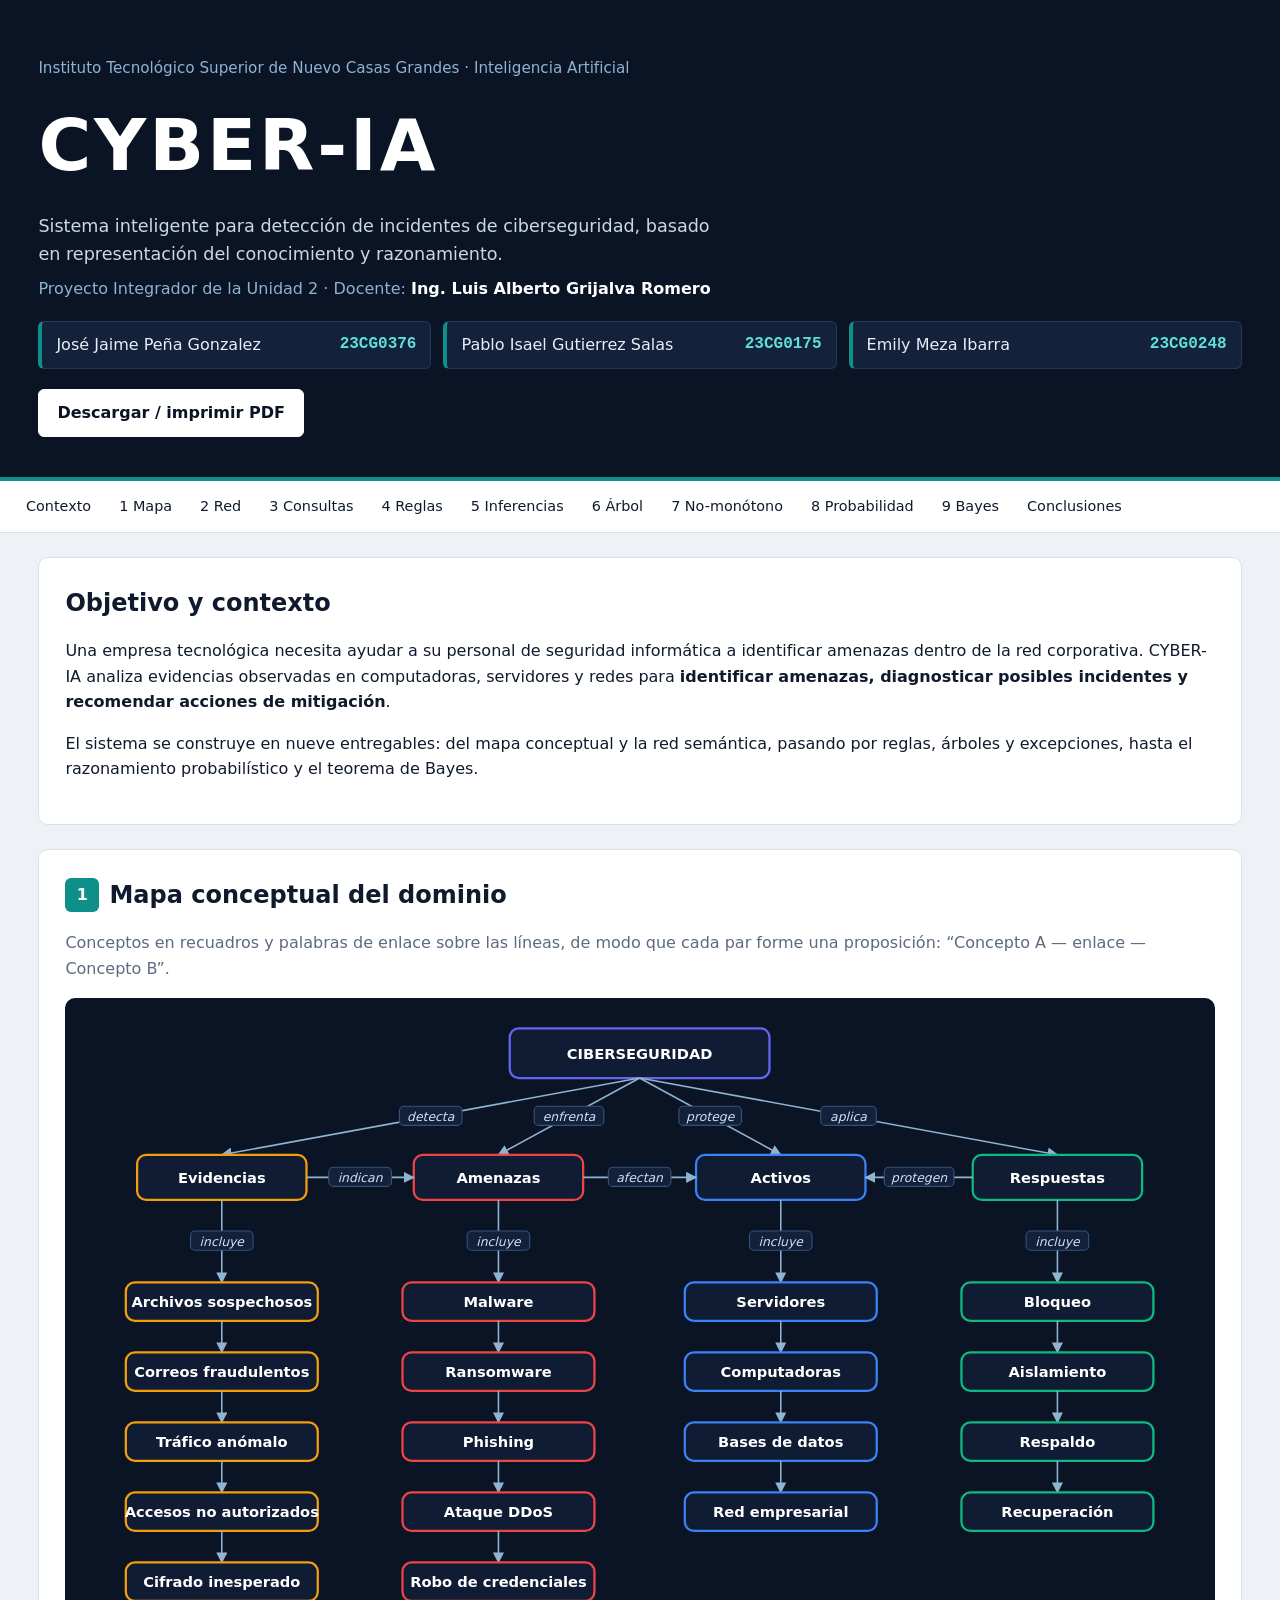
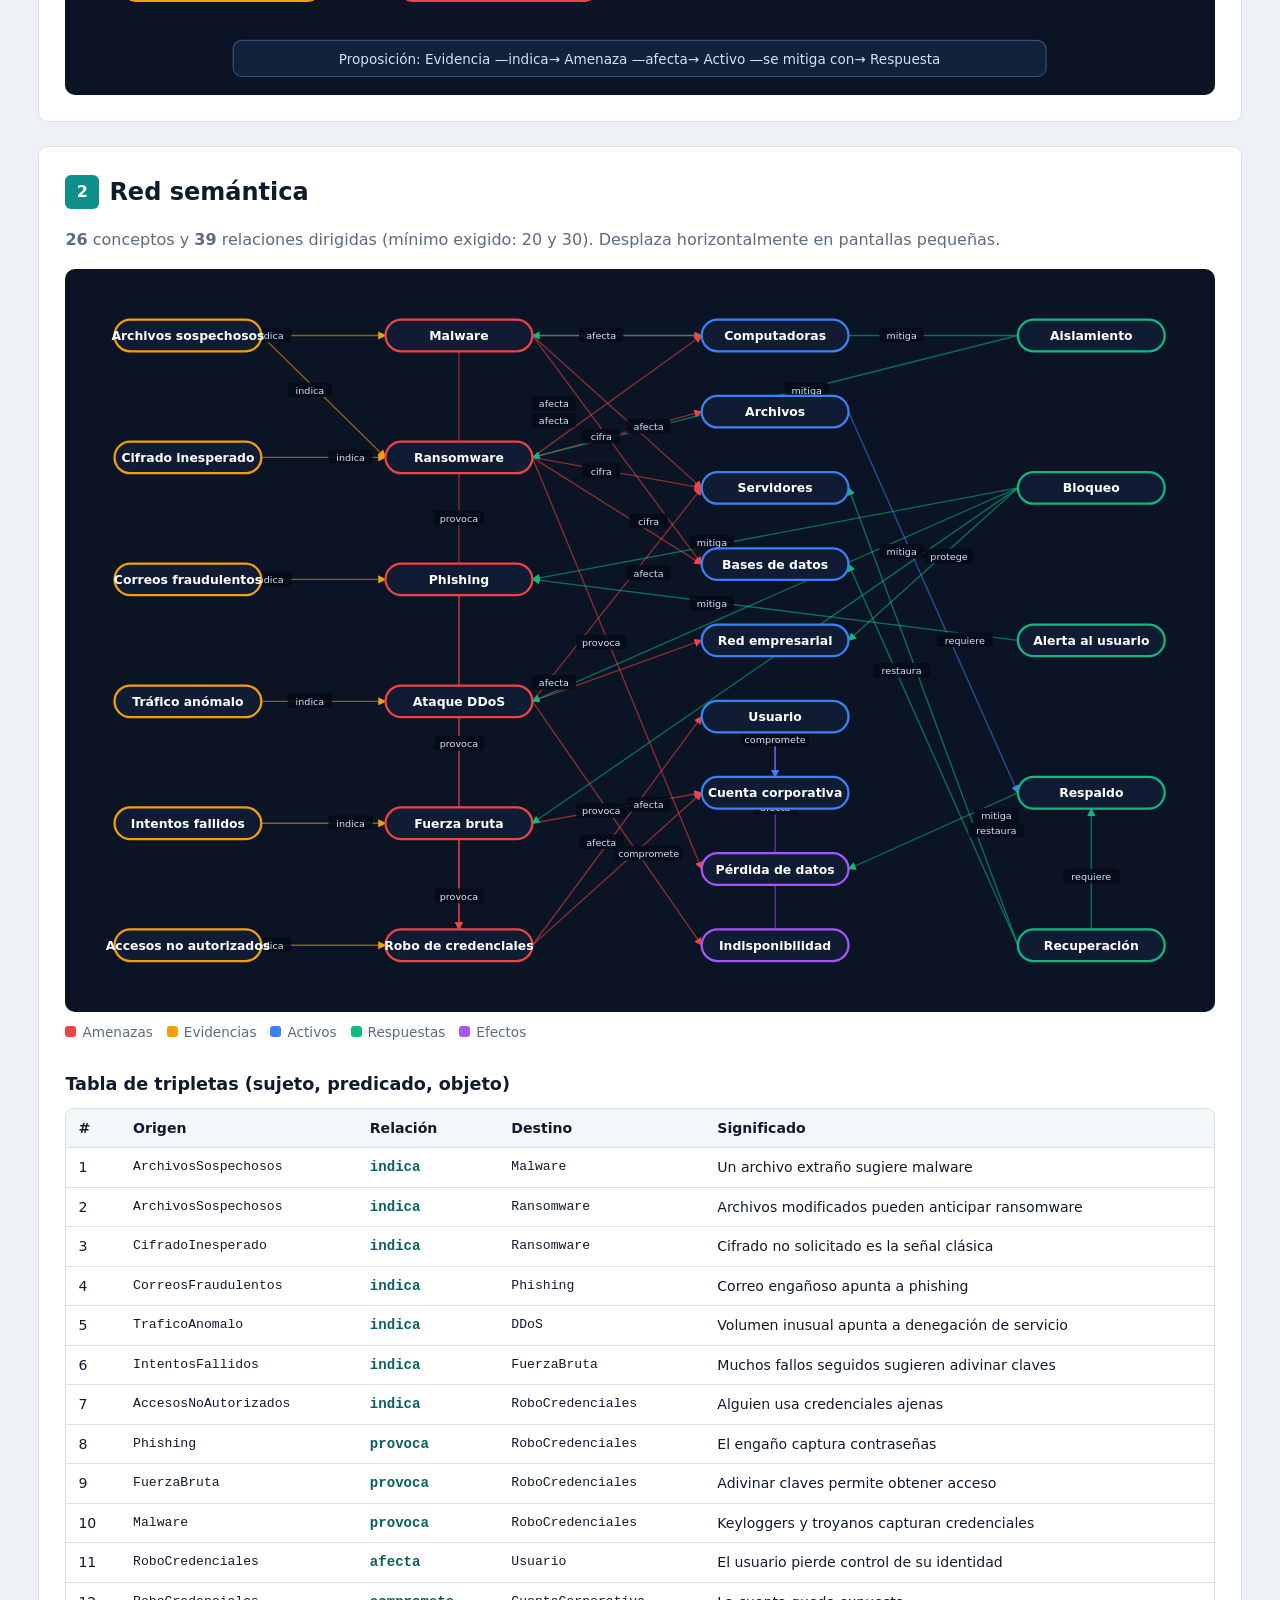
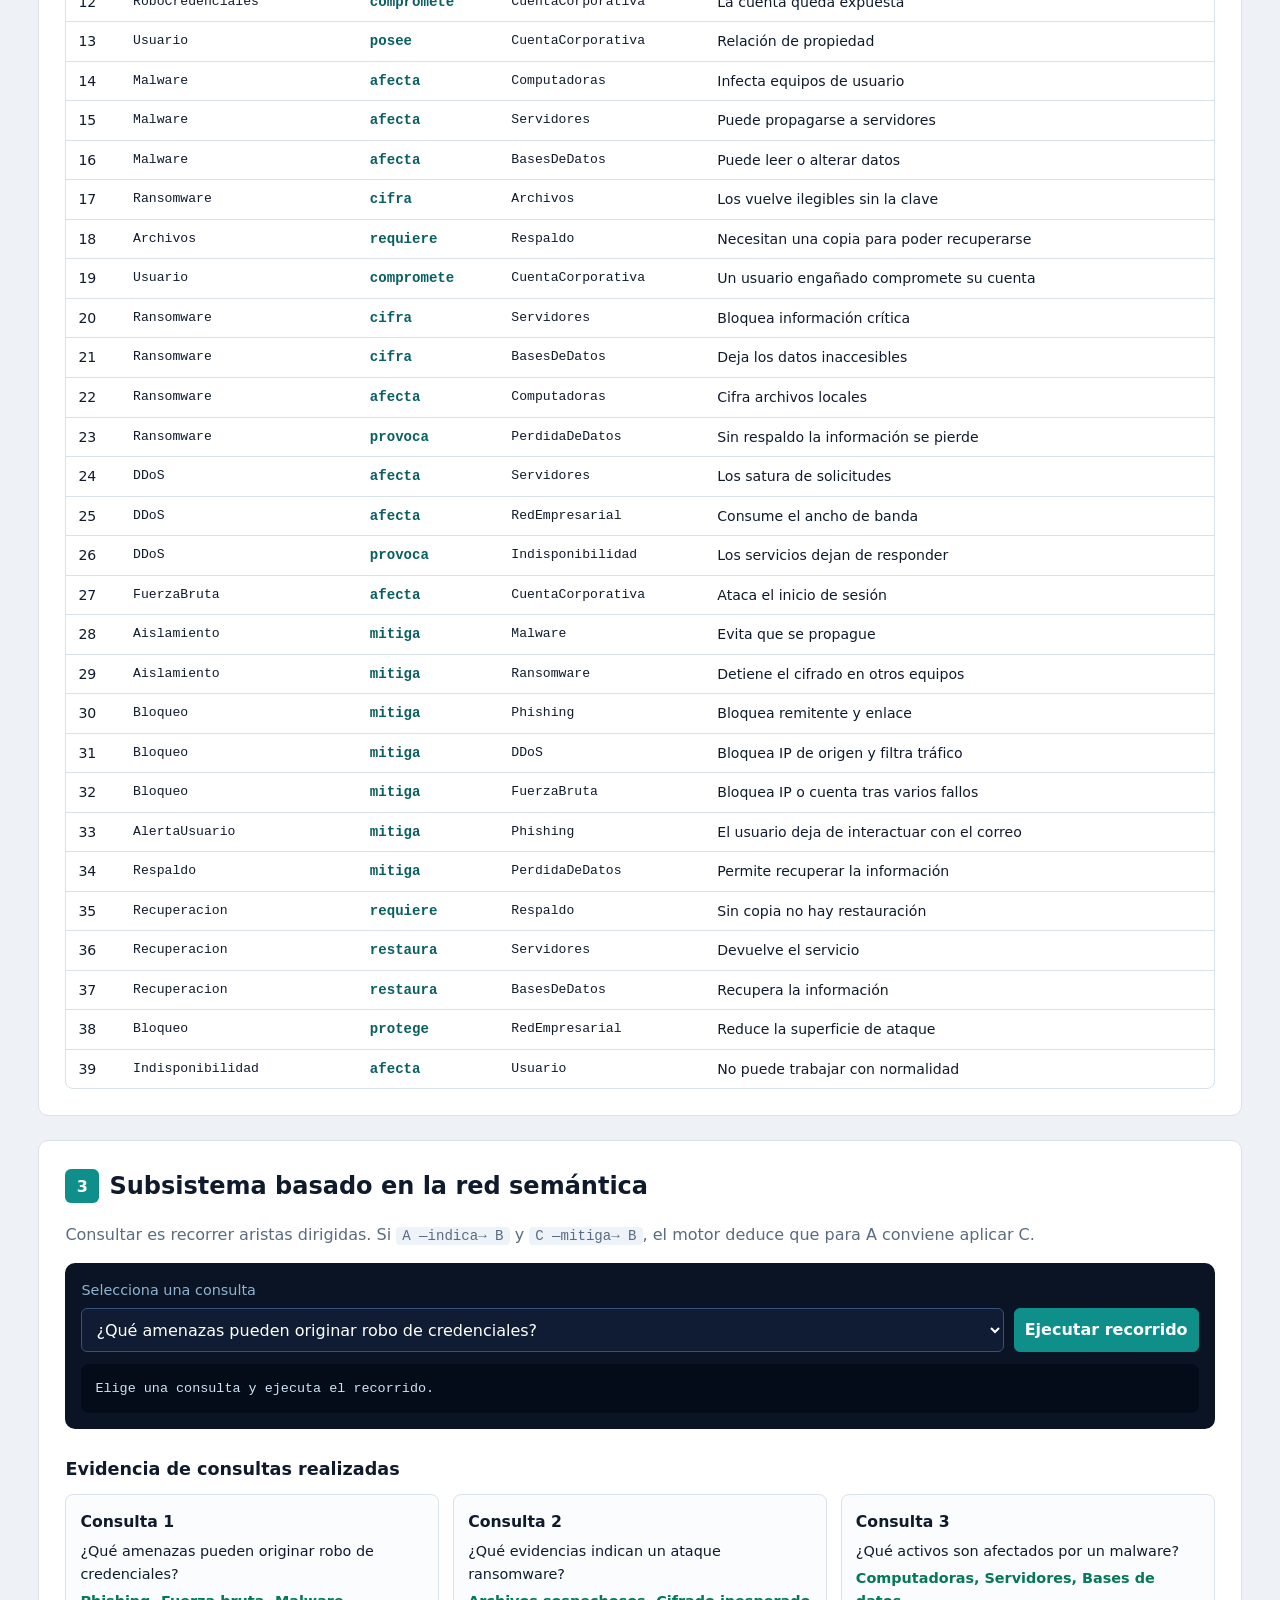
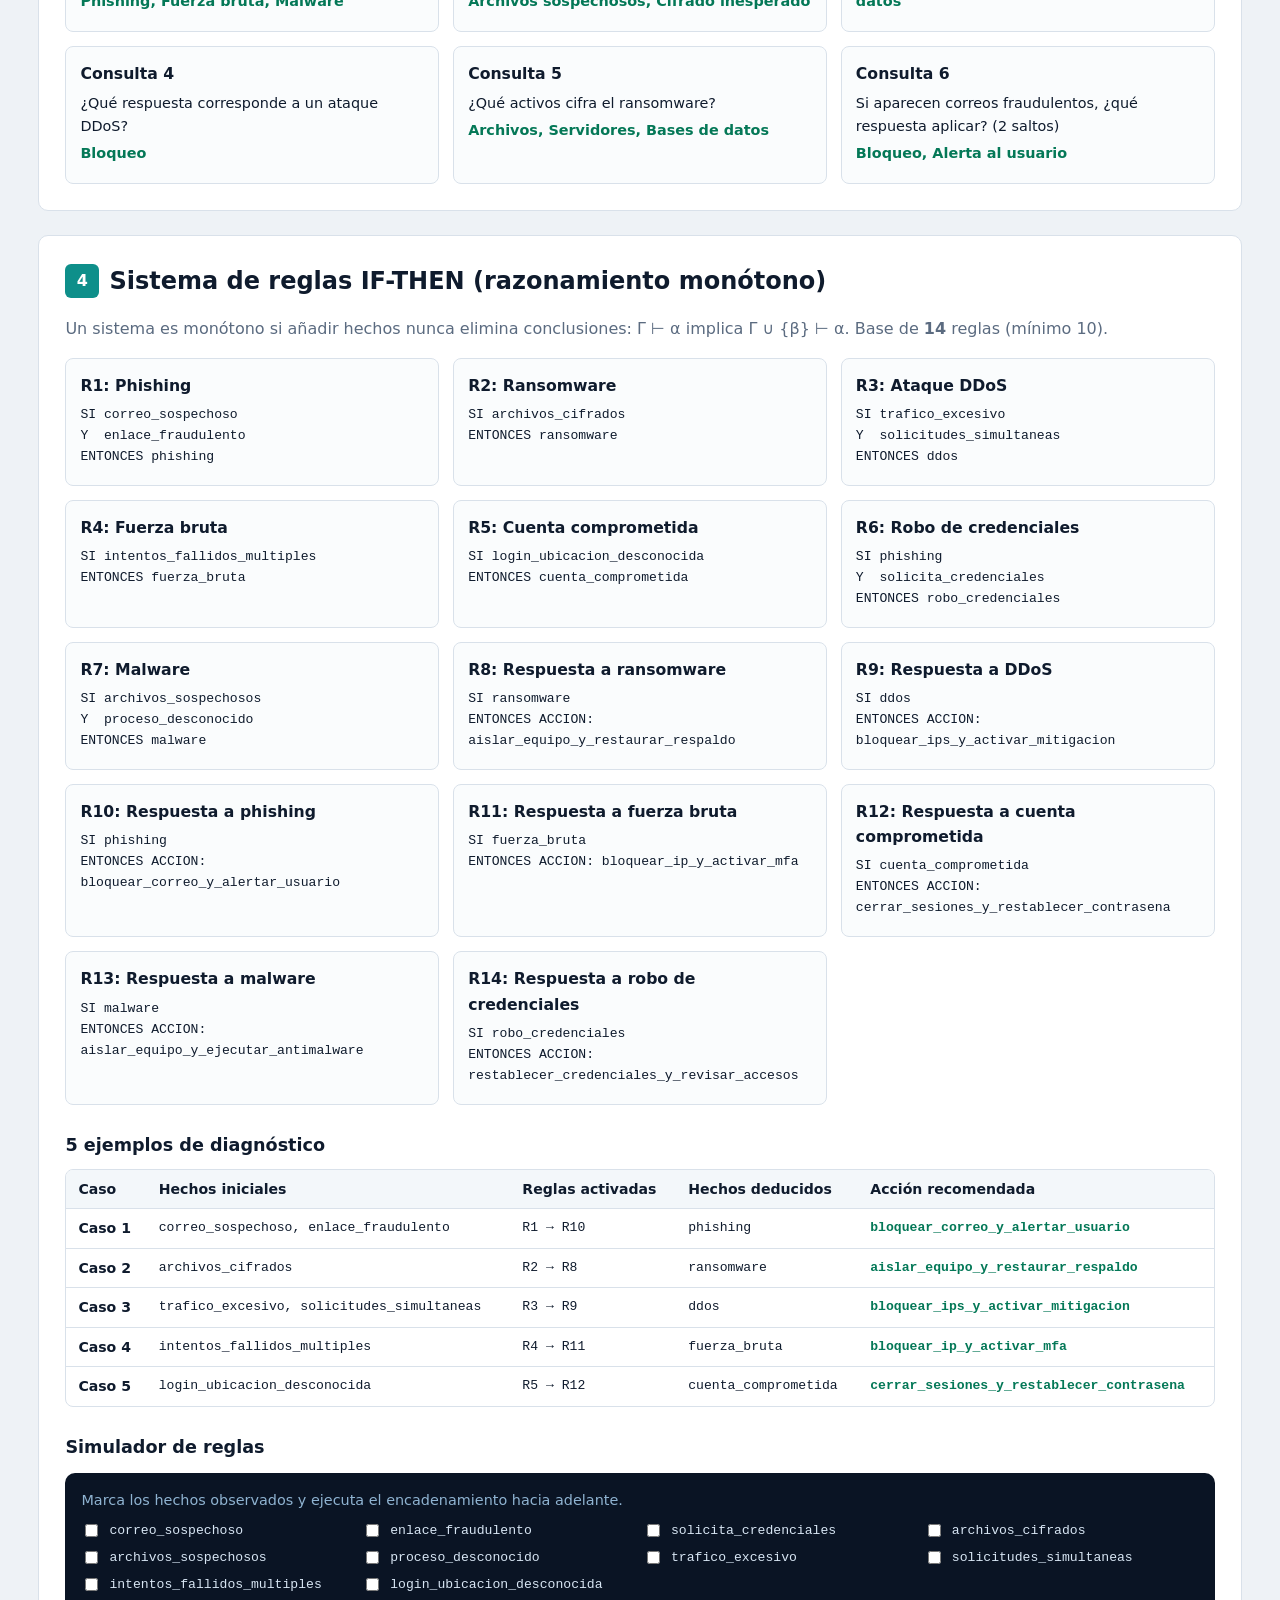
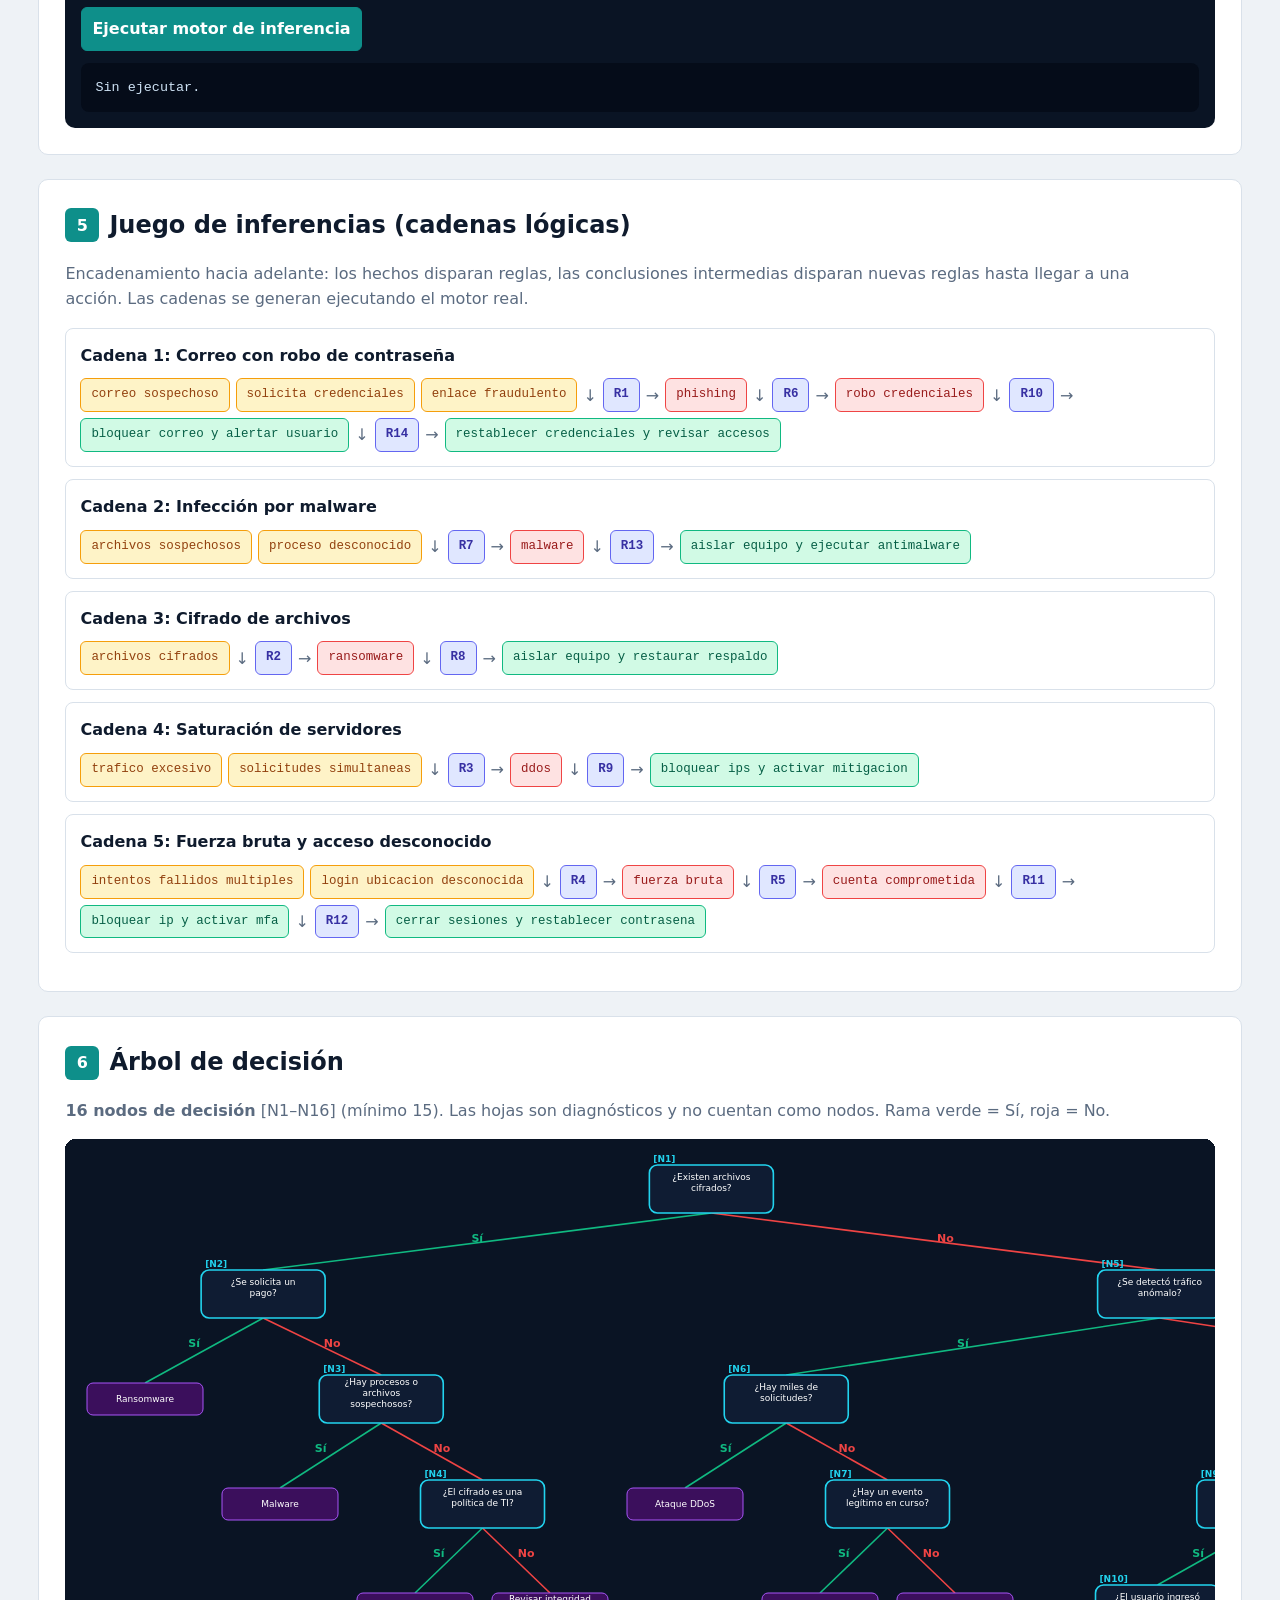
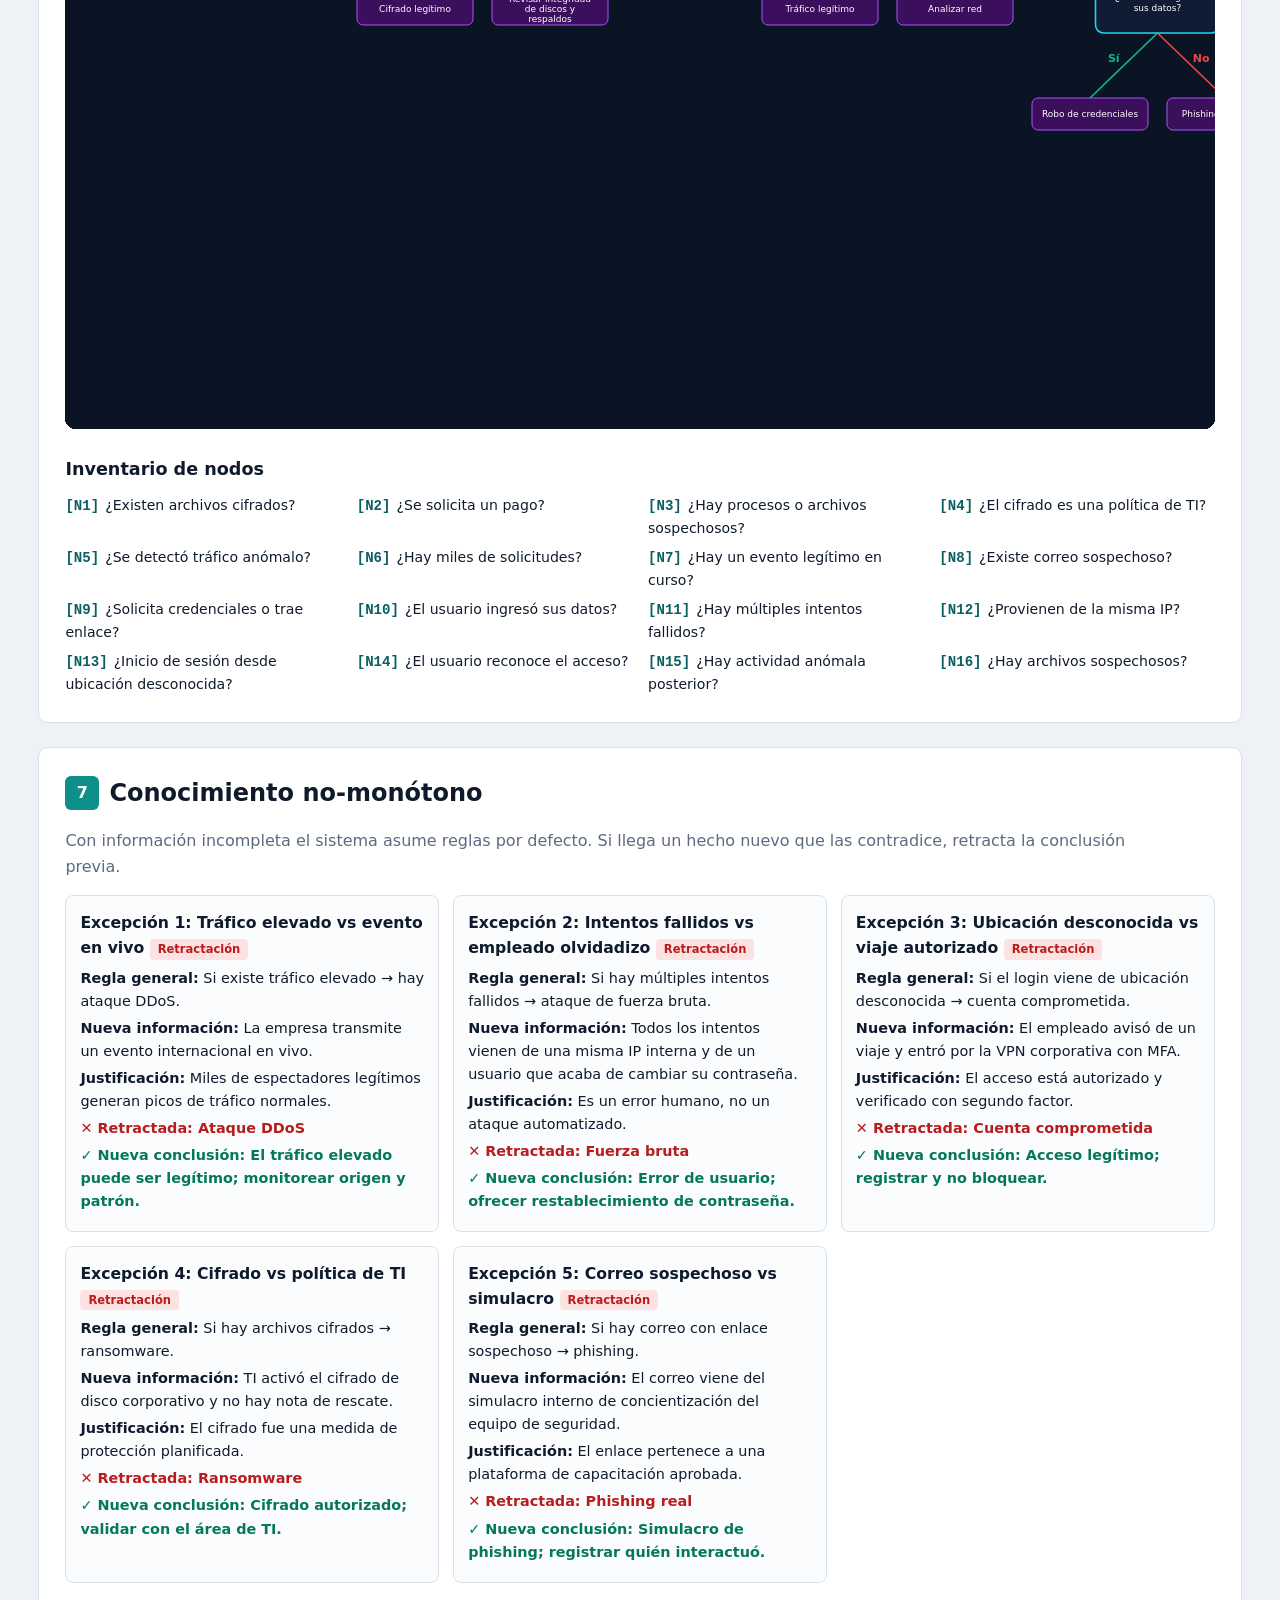
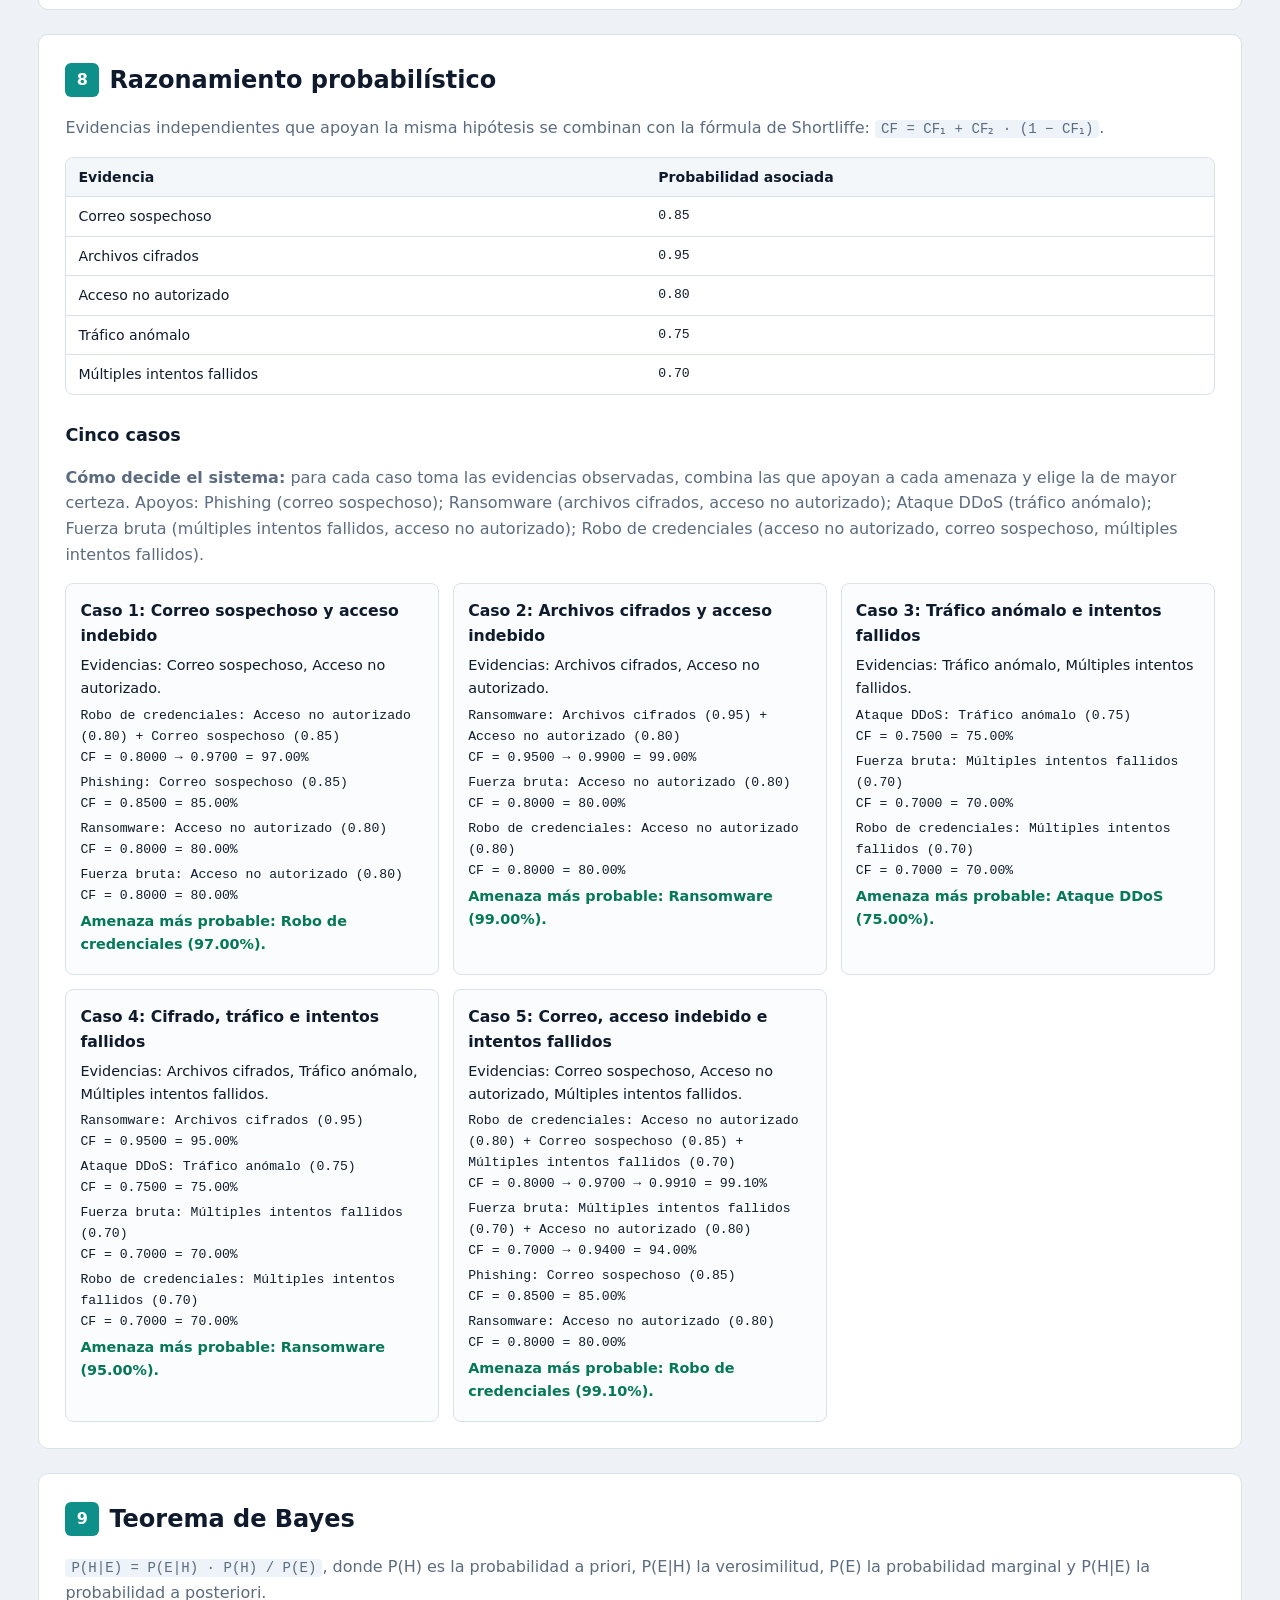
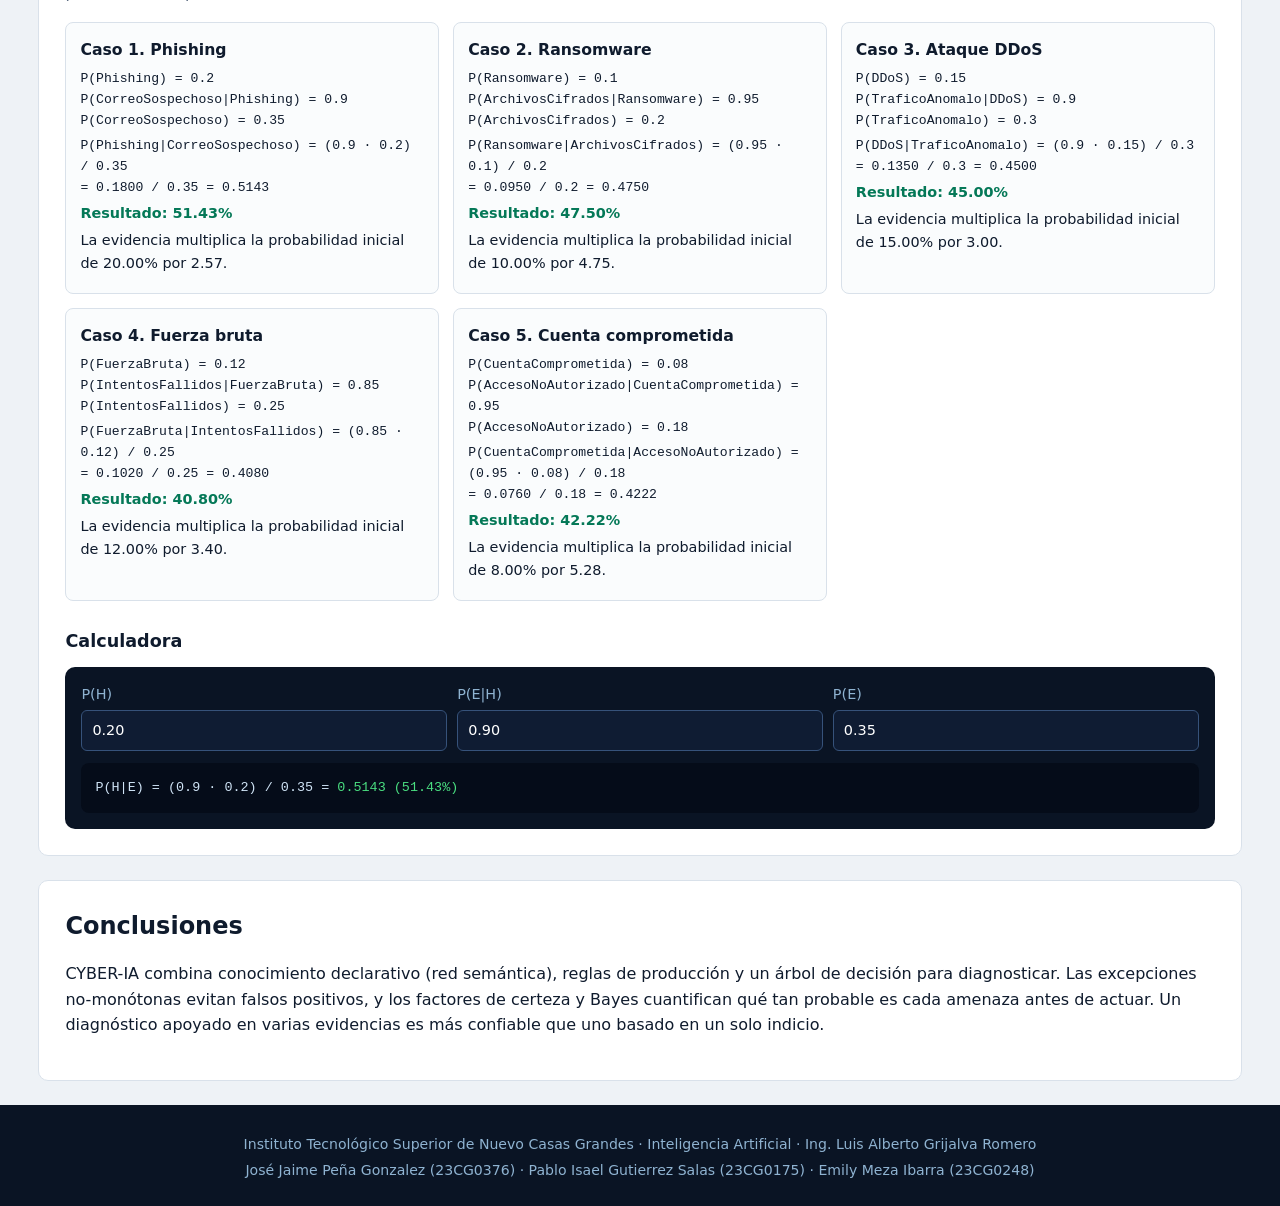
<file: index.html>
<!DOCTYPE html>
<html lang="es">
<head>
<meta charset="UTF-8">
<meta name="viewport" content="width=device-width, initial-scale=1">
<title>CYBER-IA | Proyecto Integrador Unidad 2</title>
<link rel="stylesheet" href="styles.css">
</head>
<body>

<header class="portada">
  <div class="wrap">
    <p class="inst">Instituto Tecnológico Superior de Nuevo Casas Grandes · Inteligencia Artificial</p>
    <h1>CYBER-IA</h1>
    <p class="sub">Sistema inteligente para detección de incidentes de ciberseguridad, basado en representación del conocimiento y razonamiento.</p>
    <p class="meta">Proyecto Integrador de la Unidad 2 · Docente: <strong>Ing. Luis Alberto Grijalva Romero</strong></p>
    <ul class="equipo">
      <li><span>José Jaime Peña Gonzalez</span><b>23CG0376</b></li>
      <li><span>Pablo Isael Gutierrez Salas</span><b>23CG0175</b></li>
      <li><span>Emily Meza Ibarra</span><b>23CG0248</b></li>
    </ul>
    <button id="btn-pdf" type="button" class="btn-pdf" onclick="window.print()">Descargar / imprimir PDF</button>
  </div>
</header>

<nav id="nav" aria-label="Entregables"></nav>

<main class="wrap">

<section class="card" id="e0">
  <h2>Objetivo y contexto</h2>
  <p>Una empresa tecnológica necesita ayudar a su personal de seguridad informática a identificar amenazas dentro de la red corporativa. CYBER-IA analiza evidencias observadas en computadoras, servidores y redes para <strong>identificar amenazas, diagnosticar posibles incidentes y recomendar acciones de mitigación</strong>.</p>
  <p>El sistema se construye en nueve entregables: del mapa conceptual y la red semántica, pasando por reglas, árboles y excepciones, hasta el razonamiento probabilístico y el teorema de Bayes.</p>
</section>

<section class="card" id="e1">
  <h2><i>1</i>Mapa conceptual del dominio</h2>
  <p class="nota">Conceptos en recuadros y palabras de enlace sobre las líneas, de modo que cada par forme una proposición: <q>Concepto A — enlace — Concepto B</q>.</p>
  <div class="panel"><svg id="svg-mapa" viewBox="0 0 1000 600" role="img" aria-label="Mapa conceptual de ciberseguridad"></svg></div>
</section>

<section class="card" id="e2">
  <h2><i>2</i>Red semántica</h2>
  <p class="nota"><b id="cnt-nodos"></b> conceptos y <b id="cnt-rel"></b> relaciones dirigidas (mínimo exigido: 20 y 30). Desplaza horizontalmente en pantallas pequeñas.</p>
  <div class="panel scroll"><svg id="svg-grafo" viewBox="0 0 1000 640" style="min-width:900px" role="img" aria-label="Red semántica"></svg></div>
  <div class="leyenda" id="ley-grafo"></div>
  <h3>Tabla de tripletas (sujeto, predicado, objeto)</h3>
  <div class="tabla-wrap"><table id="tabla-rel"><thead><tr><th>#</th><th>Origen</th><th>Relación</th><th>Destino</th><th>Significado</th></tr></thead><tbody></tbody></table></div>
</section>

<section class="card" id="e3">
  <h2><i>3</i>Subsistema basado en la red semántica</h2>
  <p class="nota">Consultar es recorrer aristas dirigidas. Si <code>A —indica→ B</code> y <code>C —mitiga→ B</code>, el motor deduce que para A conviene aplicar C.</p>
  <div class="consola">
    <label for="q-sel">Selecciona una consulta</label>
    <div class="fila"><select id="q-sel"></select><button id="q-run" type="button">Ejecutar recorrido</button></div>
    <pre id="q-out" aria-live="polite">Elige una consulta y ejecuta el recorrido.</pre>
  </div>
  <h3>Evidencia de consultas realizadas</h3>
  <div id="q-all" class="grid2"></div>
</section>

<section class="card" id="e4">
  <h2><i>4</i>Sistema de reglas IF-THEN (razonamiento monótono)</h2>
  <p class="nota">Un sistema es monótono si añadir hechos nunca elimina conclusiones: Γ ⊢ α implica Γ ∪ {β} ⊢ α. Base de <b id="cnt-reglas"></b> reglas (mínimo 10).</p>
  <div id="reglas" class="grid2"></div>
  <h3>5 ejemplos de diagnóstico</h3>
  <div class="tabla-wrap"><table id="tabla-casos"><thead><tr><th>Caso</th><th>Hechos iniciales</th><th>Reglas activadas</th><th>Hechos deducidos</th><th>Acción recomendada</th></tr></thead><tbody></tbody></table></div>
  <h3 class="solo-web">Simulador de reglas</h3>
  <div class="consola">
    <p class="peq">Marca los hechos observados y ejecuta el encadenamiento hacia adelante.</p>
    <div id="sim-hechos" class="checks"></div>
    <button id="sim-run" type="button">Ejecutar motor de inferencia</button>
    <pre id="sim-out" aria-live="polite">Sin ejecutar.</pre>
  </div>
</section>

<section class="card" id="e5">
  <h2><i>5</i>Juego de inferencias (cadenas lógicas)</h2>
  <p class="nota">Encadenamiento hacia adelante: los hechos disparan reglas, las conclusiones intermedias disparan nuevas reglas hasta llegar a una acción. Las cadenas se generan ejecutando el motor real.</p>
  <div id="cadenas"></div>
</section>

<section class="card" id="e6">
  <h2><i>6</i>Árbol de decisión</h2>
  <p class="nota"><b>16 nodos de decisión</b> [N1–N16] (mínimo 15). Las hojas son diagnósticos y no cuentan como nodos. Rama verde = Sí, roja = No.</p>
  <div class="panel scroll"><svg id="svg-arbol" role="img" aria-label="Árbol de decisión"></svg></div>
  <h3>Inventario de nodos</h3>
  <div id="inv-nodos" class="inv"></div>
</section>

<section class="card" id="e7">
  <h2><i>7</i>Conocimiento no-monótono</h2>
  <p class="nota">Con información incompleta el sistema asume reglas por defecto. Si llega un hecho nuevo que las contradice, retracta la conclusión previa.</p>
  <div id="excepciones" class="grid2"></div>
</section>

<section class="card" id="e8">
  <h2><i>8</i>Razonamiento probabilístico</h2>
  <p class="nota">Evidencias independientes que apoyan la misma hipótesis se combinan con la fórmula de Shortliffe: <code>CF = CF₁ + CF₂ · (1 − CF₁)</code>.</p>
  <div class="tabla-wrap"><table id="tabla-prob"><thead><tr><th>Evidencia</th><th>Probabilidad asociada</th></tr></thead><tbody></tbody></table></div>
  <h3>Cinco casos</h3>
  <div id="prob-casos" class="grid2"></div>
</section>

<section class="card" id="e9">
  <h2><i>9</i>Teorema de Bayes</h2>
  <p class="nota"><code>P(H|E) = P(E|H) · P(H) / P(E)</code>, donde P(H) es la probabilidad a priori, P(E|H) la verosimilitud, P(E) la probabilidad marginal y P(H|E) la probabilidad a posteriori.</p>
  <div id="bayes-casos" class="grid2"></div>
  <h3 class="solo-web">Calculadora</h3>
  <div class="consola">
    <div class="fila calc">
      <label>P(H)<input id="b-h" type="number" step="0.01" min="0" max="1" value="0.20"></label>
      <label>P(E|H)<input id="b-eh" type="number" step="0.01" min="0" max="1" value="0.90"></label>
      <label>P(E)<input id="b-e" type="number" step="0.01" min="0.01" max="1" value="0.35"></label>
    </div>
    <pre id="b-out" aria-live="polite"></pre>
  </div>
</section>

<section class="card" id="conclusion">
  <h2>Conclusiones</h2>
  <p>CYBER-IA combina conocimiento declarativo (red semántica), reglas de producción y un árbol de decisión para diagnosticar. Las excepciones no-monótonas evitan falsos positivos, y los factores de certeza y Bayes cuantifican qué tan probable es cada amenaza antes de actuar. Un diagnóstico apoyado en varias evidencias es más confiable que uno basado en un solo indicio.</p>
</section>
</main>

<footer>
  <p>Instituto Tecnológico Superior de Nuevo Casas Grandes · Inteligencia Artificial · Ing. Luis Alberto Grijalva Romero</p>
  <p>José Jaime Peña Gonzalez (23CG0376) · Pablo Isael Gutierrez Salas (23CG0175) · Emily Meza Ibarra (23CG0248)</p>
</footer>

<script src="script.js"></script>
</body>
</html>
</file>
<file: styles.css>
:root{
  --bg:#eef2f6;--card:#fff;--ink:#0f1b2d;--mut:#5b6b80;--line:#d9e1ea;
  --acc:#0e8f8a;--acc2:#0a5f63;--navy:#0a1424;--navy2:#13213a;
  --am:#f59e0b;--rojo:#ef4444;--azul:#3b82f6;--verde:#10b981;--mor:#a855f7;
  --mono:ui-monospace,"Cascadia Code",Consolas,monospace;
}
*{box-sizing:border-box}
html{scroll-behavior:smooth;scroll-padding-top:64px}
body{margin:0;background:var(--bg);color:var(--ink);font:16px/1.6 "Segoe UI",system-ui,-apple-system,Roboto,sans-serif}
.wrap{width:100%;max-width:none;margin:0 auto;padding:0 clamp(16px,3vw,64px)}
.portada{background:var(--navy);color:#e6eef8;padding:56px 0 40px;border-bottom:4px solid var(--acc)}
.inst{margin:0 0 8px;color:#8fb3d1;font-size:.95rem}
h1{margin:0;font-size:clamp(2.6rem,8vw,4.5rem);letter-spacing:.04em;font-weight:800;color:#fff}
.sub{max-width:62ch;font-size:1.1rem;color:#c9d8e8;margin:8px 0}
.meta{color:#8fb3d1;margin:4px 0 20px}.meta strong{color:#fff}
.equipo{list-style:none;margin:0;padding:0;display:grid;grid-template-columns:repeat(auto-fit,minmax(250px,1fr));gap:12px}
.equipo li{background:var(--navy2);border:1px solid #243756;border-left:4px solid var(--acc);border-radius:6px;padding:10px 14px;display:flex;justify-content:space-between;gap:10px;align-items:center}
.equipo b{font-family:var(--mono);color:#5ee0d8;font-weight:600}
nav{position:sticky;top:0;z-index:10;background:#fff;border-bottom:1px solid var(--line);display:flex;gap:4px;overflow-x:auto;padding:8px 14px;scrollbar-width:thin}
nav a{flex:none;text-decoration:none;color:var(--ink);padding:6px 12px;border-radius:6px;font-size:.9rem}
nav a:hover,nav a:focus-visible{background:var(--bg);outline:2px solid var(--acc)}
.card{background:var(--card);border:1px solid var(--line);border-radius:10px;padding:26px;margin:24px 0}
h2{margin:0 0 8px;font-size:1.5rem;display:flex;flex-wrap:wrap;align-items:center;gap:10px}
h2 i{font-style:normal;background:var(--acc);color:#fff;border-radius:6px;width:34px;height:34px;display:grid;place-items:center;font-size:1rem}
.peso{font-style:normal;font-size:.8rem;font-weight:600;color:var(--acc2);border:1px solid var(--acc);border-radius:99px;padding:1px 10px}
h3{margin:26px 0 10px;font-size:1.1rem}
.nota{color:var(--mut);max-width:110ch}
code{font-family:var(--mono);background:#edf3f8;padding:1px 6px;border-radius:4px;font-size:.88em}
.panel{background:var(--navy);border-radius:10px;padding:10px;margin-top:14px}
.panel svg{display:block;width:100%;height:auto;max-height:88vh}
.scroll{overflow-x:auto}
svg text{font-family:"Segoe UI",system-ui,sans-serif}
.leyenda{display:flex;flex-wrap:wrap;gap:14px;margin:10px 0;font-size:.85rem;color:var(--mut)}
.leyenda span::before{content:"";display:inline-block;width:11px;height:11px;border-radius:3px;margin-right:6px;background:var(--c)}
.tabla-wrap{overflow-x:auto;border:1px solid var(--line);border-radius:8px}
table{border-collapse:collapse;width:100%;font-size:.88rem}
th,td{padding:8px 12px;text-align:left;border-bottom:1px solid var(--line);vertical-align:top}
th{background:#f3f7fa;position:sticky;top:0}
td.m{font-family:var(--mono);font-size:.82rem}
tr:last-child td{border-bottom:0}
.rel{font-family:var(--mono);font-weight:700;color:var(--acc2)}
.grid2{display:grid;grid-template-columns:repeat(auto-fit,minmax(340px,1fr));gap:14px}
.mini{border:1px solid var(--line);border-radius:8px;padding:14px;background:#fafcfd}
.mini h4{margin:0 0 6px;font-size:.98rem}
.mini p{margin:4px 0;font-size:.9rem}
.mini .f{font-family:var(--mono);font-size:.82rem;white-space:pre-wrap}
.ok{color:#047857;font-weight:600}.mal{color:#b91c1c;font-weight:600}.tag{display:inline-block;font-size:.72rem;font-weight:700;color:#b91c1c;background:#fee2e2;border-radius:4px;padding:1px 8px}
.consola{background:var(--navy);color:#d8e6f4;border-radius:10px;padding:16px;margin-top:12px}
.consola label{display:block;font-size:.9rem;color:#8fb3d1;margin-bottom:6px}
.consola .peq{margin:0 0 8px;color:#8fb3d1;font-size:.9rem}
.fila{display:flex;flex-wrap:wrap;gap:10px}
select,input,button{font:inherit;border-radius:6px;border:1px solid #36527a;padding:8px 10px}
select,input{background:#0f1c33;color:#fff}
select{flex:1 1 280px;min-width:0}
button{background:var(--acc);color:#fff;border-color:var(--acc);font-weight:600;cursor:pointer}
button:hover{background:#12a8a2}
button:focus-visible,select:focus-visible,input:focus-visible{outline:2px solid #5ee0d8;outline-offset:2px}
pre{font-family:var(--mono);font-size:.84rem;white-space:pre-wrap;word-break:break-word;background:#050c19;border-radius:8px;padding:14px;margin:12px 0 0;color:#cfe3f5;min-height:3em}
pre .t{color:#5ee0d8}pre .g{color:#4ade80}pre .y{color:#fbbf24}pre .d{color:#7f95ad}
.checks{display:grid;grid-template-columns:repeat(auto-fit,minmax(230px,1fr));gap:6px;margin-bottom:12px}
.checks label{display:flex;gap:8px;align-items:center;margin:0;color:#d8e6f4;font-family:var(--mono);font-size:.82rem}
.calc label{flex:1 1 120px;margin:0}.calc input{width:100%;margin-top:4px}
.cadena{border:1px solid var(--line);border-radius:8px;padding:14px;margin:12px 0}
.cadena h4{margin:0 0 10px}
.flujo{display:flex;flex-wrap:wrap;align-items:center;gap:6px}
.flujo .b{border-radius:6px;padding:6px 10px;font-family:var(--mono);font-size:.78rem;border:1px solid}
.b.h{background:#fef3c7;border-color:var(--am);color:#92400e}
.b.r{background:#e0e7ff;border-color:#6366f1;color:#3730a3;font-weight:700}
.b.d{background:#fee2e2;border-color:var(--rojo);color:#991b1b}
.b.a{background:#d1fae5;border-color:var(--verde);color:#065f46}
.flujo .ar{color:var(--mut)}
.inv{display:grid;grid-template-columns:repeat(auto-fit,minmax(240px,1fr));gap:6px 16px;font-size:.88rem}
.inv span b{font-family:var(--mono);color:var(--acc2);margin-right:6px}
.inv-wrap{border:1px solid var(--line);border-radius:8px;padding:12px}
footer{background:var(--navy);color:#8fb3d1;text-align:center;padding:24px 20px;font-size:.88rem}
footer p{margin:4px 0}
@media (max-width:600px){.card{padding:16px}h2{font-size:1.25rem}}
@media (prefers-reduced-motion:reduce){html{scroll-behavior:auto}}

.btn-pdf{margin-top:20px;padding:10px 18px;font-size:1rem;background:#fff;color:var(--navy);border-color:#fff}
.btn-pdf:hover{background:#d9f3f1}
@page{size:A4 landscape;margin:10mm}
@media print{
  *{-webkit-print-color-adjust:exact;print-color-adjust:exact}
  body{background:#fff;font-size:12px}
  nav,.btn-pdf,.consola,.solo-web{display:none!important}
  .portada{padding:20px 0}
  .card{break-inside:auto;margin:14px 0;border-radius:6px}
  h2,h3{break-after:avoid}
  .mini,.cadena,.panel,tr{break-inside:avoid}
  .scroll{overflow:visible}
  .panel svg{max-height:none}
  #svg-arbol,#svg-grafo{width:100%!important;min-width:0!important;max-height:none!important}
  .tabla-wrap{overflow:visible}
  th{position:static}
}
</file>
